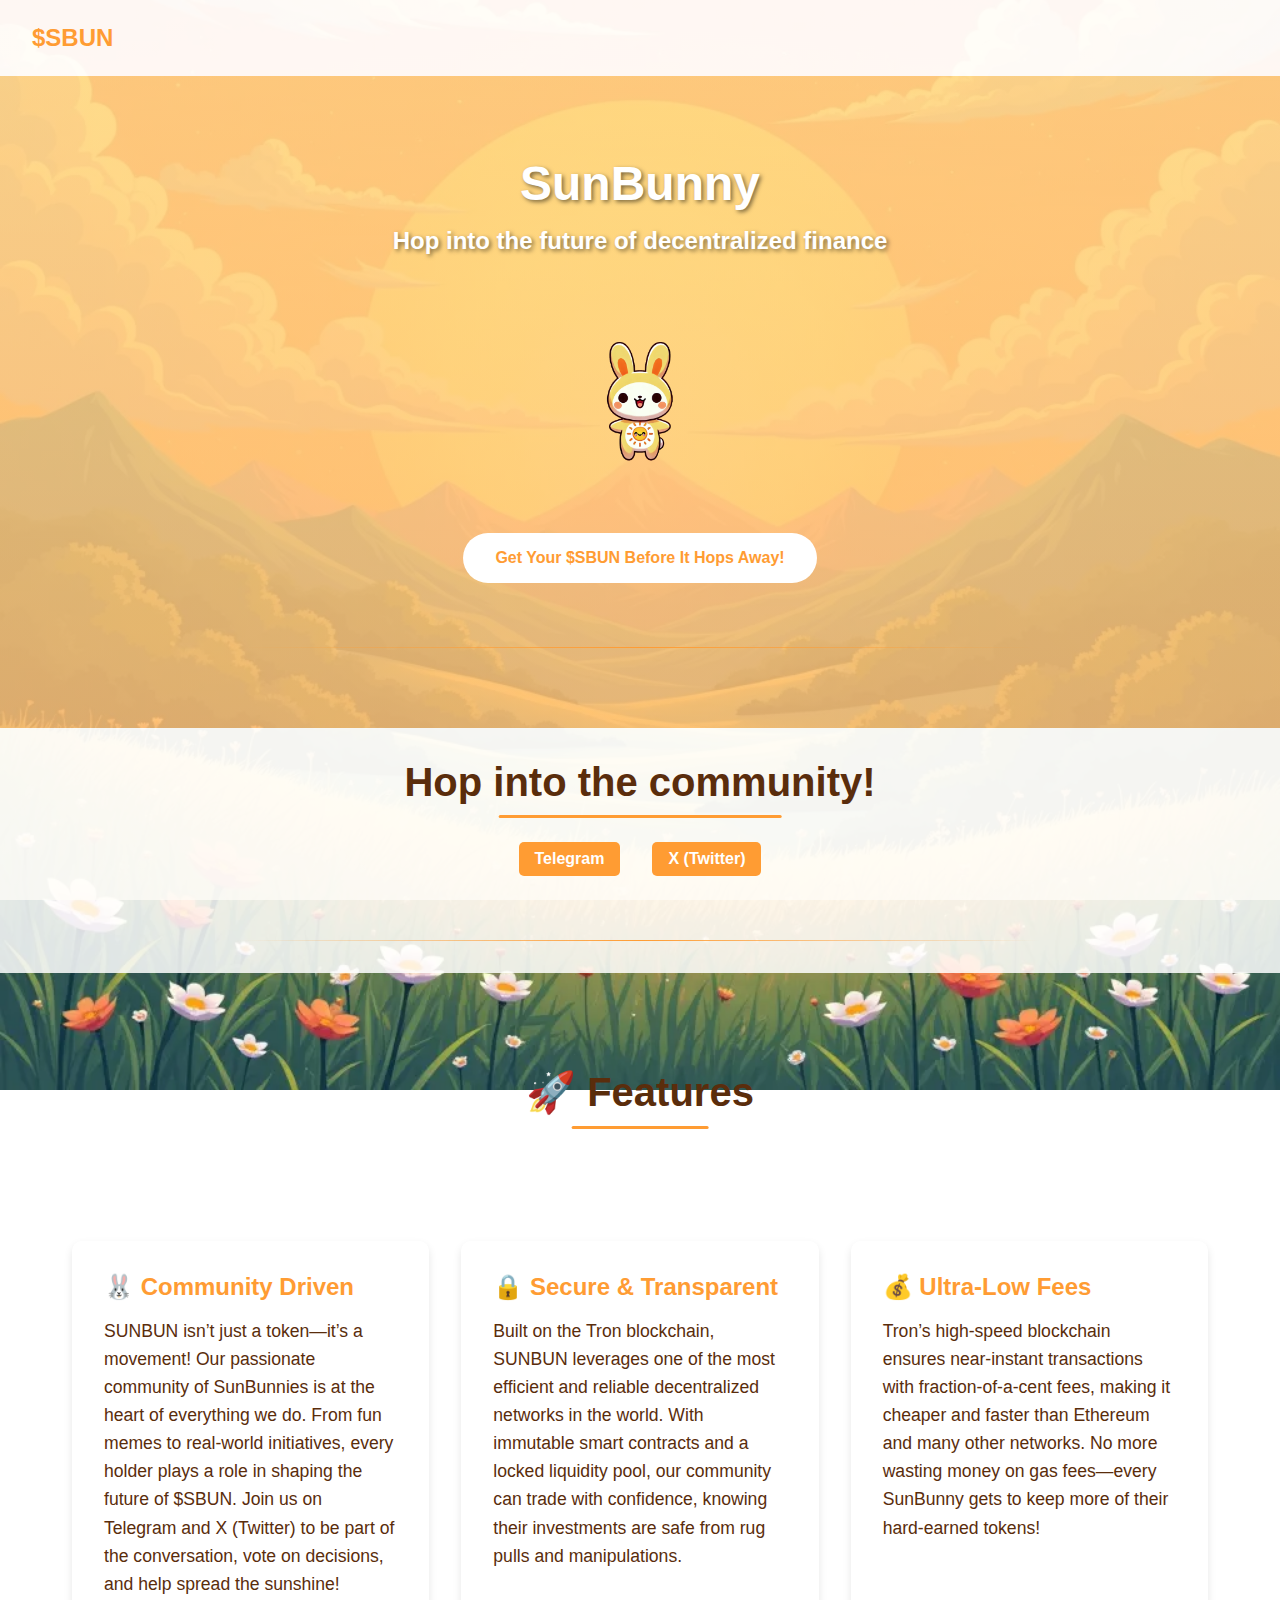
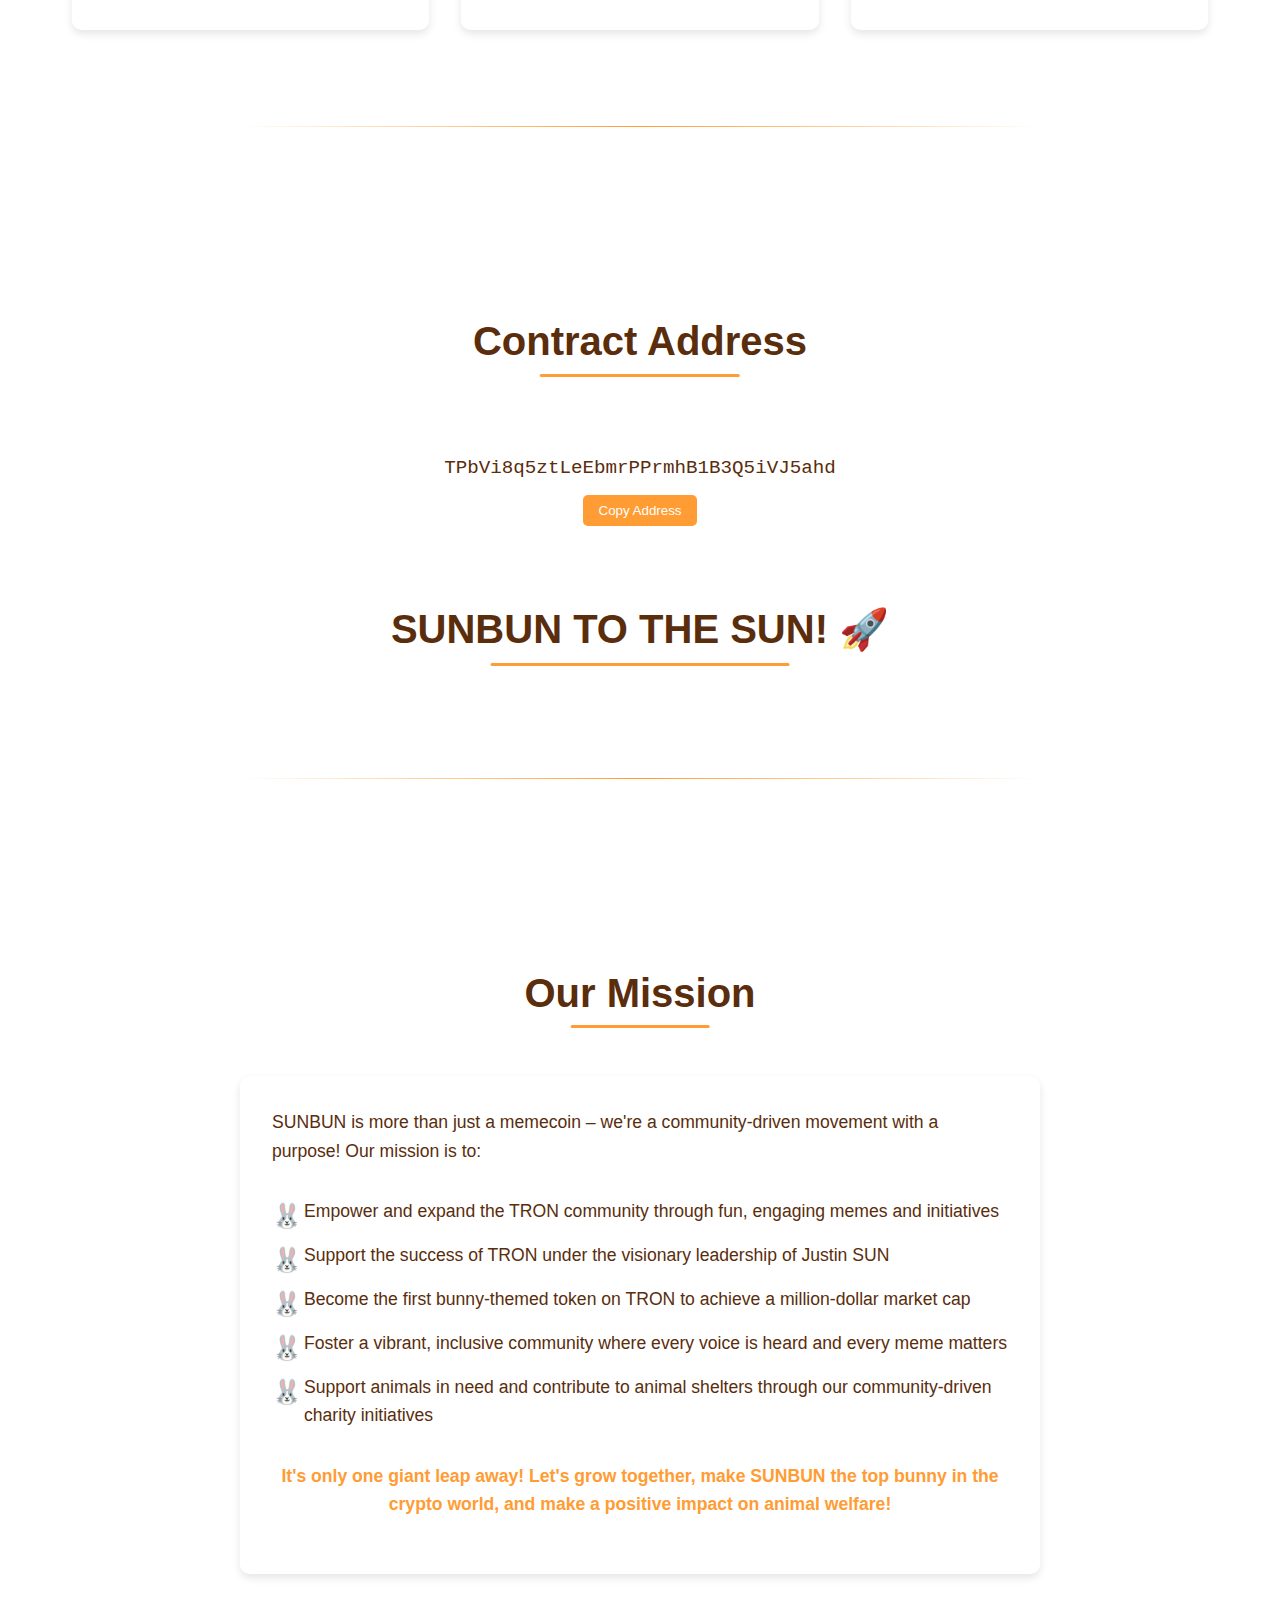
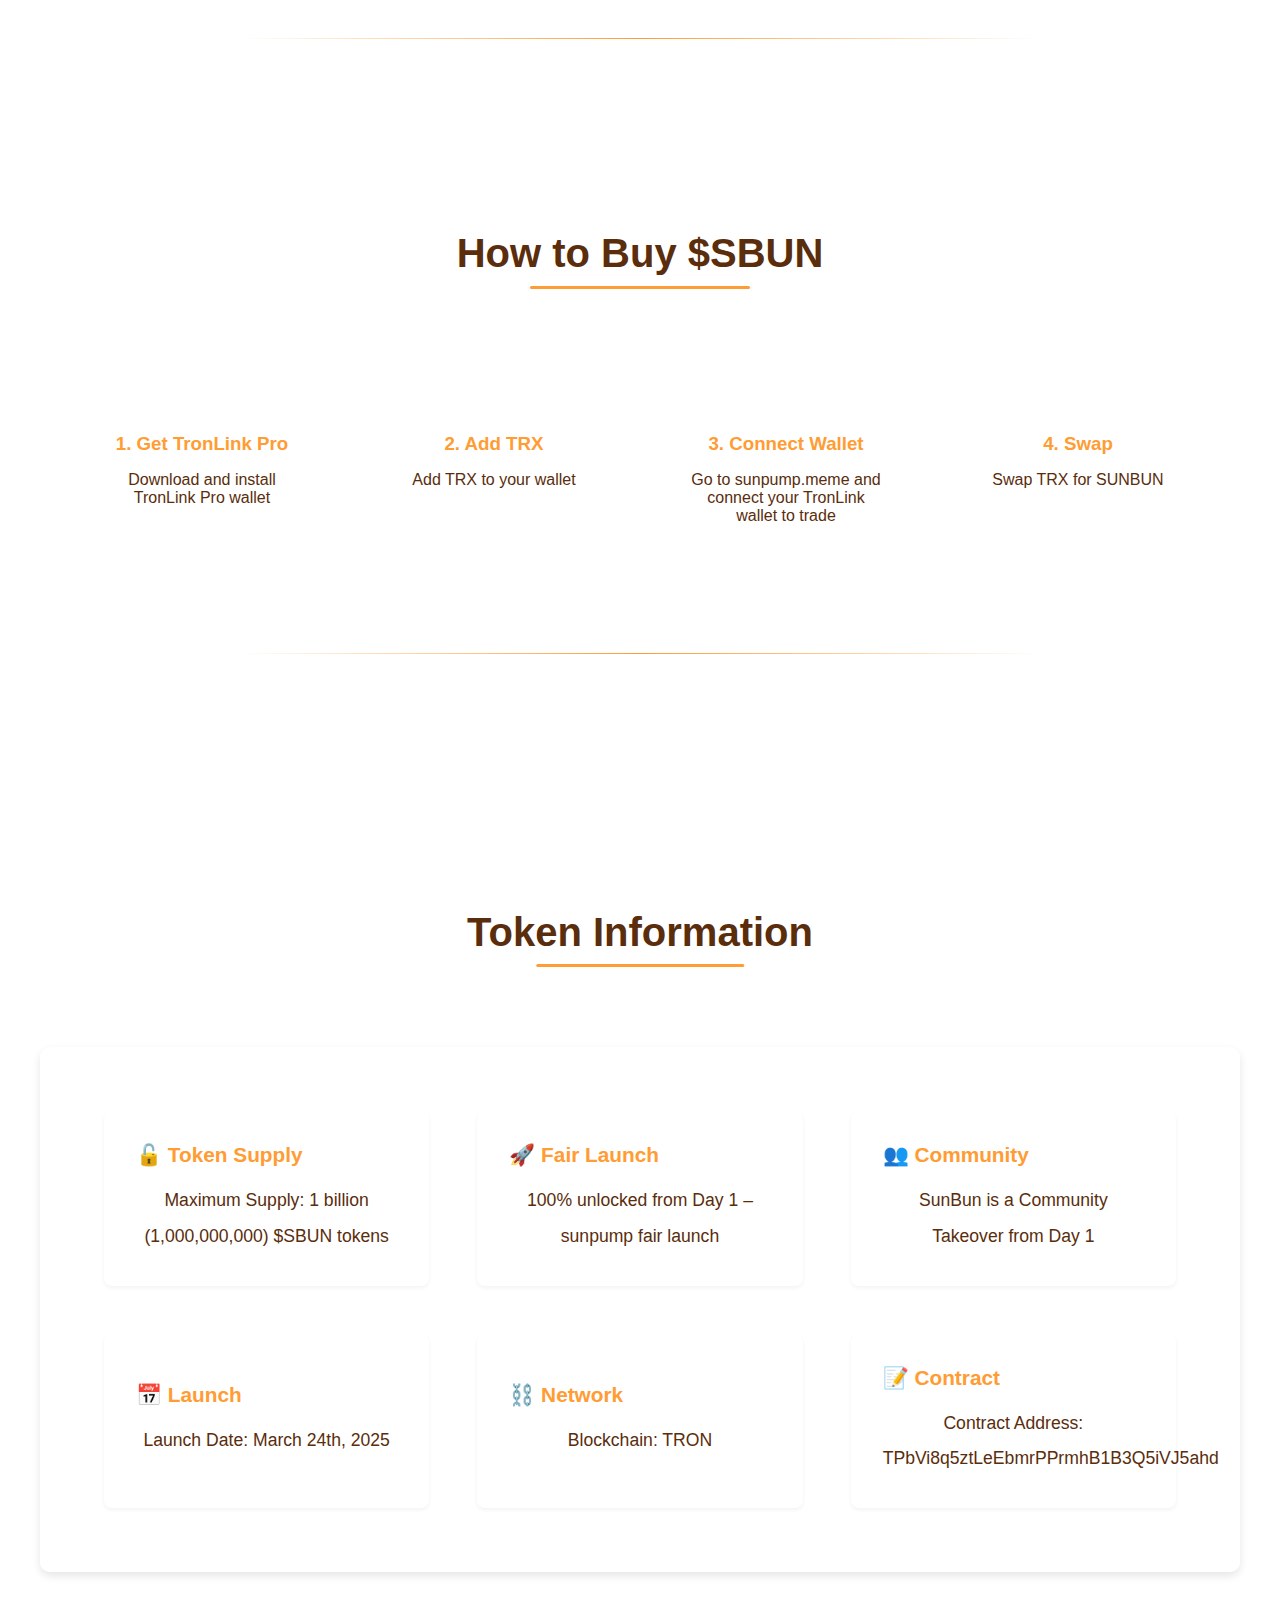
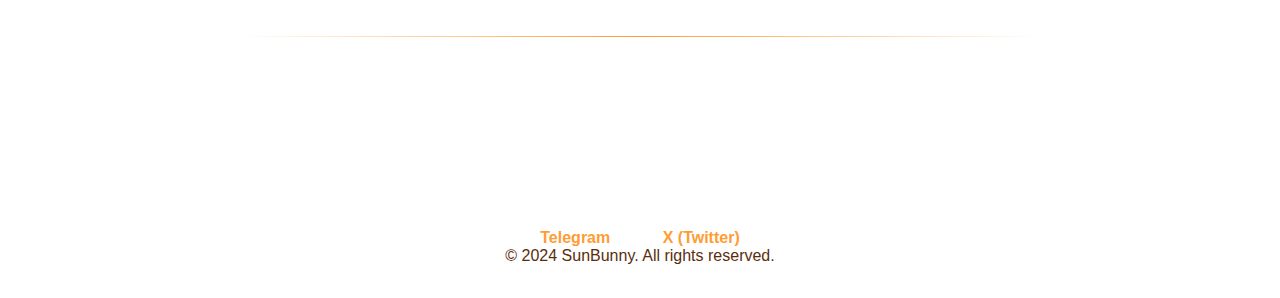
<file: index.html>
<!DOCTYPE html>
<html lang="en">
<head>
    <meta charset="UTF-8">
    <meta name="viewport" content="width=device-width, initial-scale=1.0">
    <title>$SBUN - SunBunny</title>
    <link rel="stylesheet" href="style.css">
</head>
<body>
    <header>
        <nav>
            <div class="logo">$SBUN</div>
            <div class="nav-links">
            </div>
        </nav>
    </header>

    <section class="hero">
        <h1>SunBunny</h1>
        <p>Hop into the future of decentralized finance</p>
        <img src="backgroundless.png" alt="SunBunny Logo" class="hero-image">
        <a href="https://sunpump.meme/token/TPbVi8q5ztLeEbmrPPrmhB1B3Q5iVJ5ahd" class="cta-button">Get Your $SBUN Before It Hops Away!</a>
    </section>

    <section id="social-links">
        <h2>Hop into the community!</h2>
        <div class="social-links-container">
            <a href="https://t.me/sunbunnyTRON" target="_blank">Telegram</a>
            <a href="https://x.com/sbunTRX" target="_blank">X (Twitter)</a>
        </div>
    </section>

    <section id="features">
        <h2>🚀 Features</h2>
        <div class="feature-grid">
            <div class="feature-card">
                <h3>🐰 Community Driven</h3>
                <p>SUNBUN isn’t just a token—it’s a movement! Our passionate community of SunBunnies is at the heart of everything we do. From fun memes to real-world initiatives, every holder plays a role in shaping the future of $SBUN. Join us on Telegram and X (Twitter) to be part of the conversation, vote on decisions, and help spread the sunshine!</p>
            </div>
            <div class="feature-card">
                <h3>🔒 Secure & Transparent</h3>
                <p>Built on the Tron blockchain, SUNBUN leverages one of the most efficient and reliable decentralized networks in the world. With immutable smart contracts and a locked liquidity pool, our community can trade with confidence, knowing their investments are safe from rug pulls and manipulations.</p>
            </div>
            <div class="feature-card">
                <h3>💰 Ultra-Low Fees</h3>
                <p>Tron’s high-speed blockchain ensures near-instant transactions with fraction-of-a-cent fees, making it cheaper and faster than Ethereum and many other networks. No more wasting money on gas fees—every SunBunny gets to keep more of their hard-earned tokens!</p>
            </div>
        </div>
    </section>

    <section id="contract">
        <h2>Contract Address</h2>
        <div class="contract-container">
            <p class="contract-address">TPbVi8q5ztLeEbmrPPrmhB1B3Q5iVJ5ahd</p>
            <button class="copy-button">Copy Address</button>
        </div>
        <div class="slogan">
            <h2>SUNBUN TO THE SUN! 🚀</h2>
        </div>
    </section>

    <section id="mission">
        <h2>Our Mission</h2>
        <div class="mission-container">
            <p>SUNBUN is more than just a memecoin – we're a community-driven movement with a purpose! Our mission is to:</p>
            <ul>
                <li>Empower and expand the TRON community through fun, engaging memes and initiatives</li>
                <li>Support the success of TRON under the visionary leadership of Justin SUN</li>
                <li>Become the first bunny-themed token on TRON to achieve a million-dollar market cap</li>
                <li>Foster a vibrant, inclusive community where every voice is heard and every meme matters</li>
                <li>Support animals in need and contribute to animal shelters through our community-driven charity initiatives</li>
            </ul>
            <p class="mission-footer">It's only one giant leap away! Let's grow together, make SUNBUN the top bunny in the crypto world, and make a positive impact on animal welfare!</p>
        </div>
    </section>

    <section id="how-to-buy">
        <h2>How to Buy $SBUN</h2>
        <div class="steps-container">
            <div class="step">
                <h3>1. Get TronLink Pro</h3>
                <p>Download and install TronLink Pro wallet</p>
            </div>
            <div class="step">
                <h3>2. Add TRX</h3>
                <p>Add TRX to your wallet</p>
            </div>
            <div class="step">
                <h3>3. Connect Wallet</h3>
                <p>Go to sunpump.meme and connect your TronLink wallet to trade</p>
            </div>
            <div class="step">
                <h3>4. Swap</h3>
                <p>Swap TRX for SUNBUN</p>
            </div>
        </div>
    </section>

    <section id="tokenomics">
        <h2>Token Information</h2>
        <div class="tokenomics-container">
            <div class="tokenomics-card">
                <h3>🔓 Token Supply</h3>
                <p>Maximum Supply: 1 billion (1,000,000,000) $SBUN tokens</p>
            </div>
            <div class="tokenomics-card">
                <h3>🚀 Fair Launch</h3>
                <p>100% unlocked from Day 1 – sunpump fair launch</p>
            </div>
            <div class="tokenomics-card">
                <h3>👥 Community</h3>
                <p>SunBun is a Community Takeover from Day 1</p>
            </div>
            <div class="tokenomics-card">
                <h3>📅 Launch</h3>
                <p>Launch Date: March 24th, 2025</p>
            </div>
            <div class="tokenomics-card">
                <h3>⛓️ Network</h3>
                <p>Blockchain: TRON</p>
            </div>
            <div class="tokenomics-card">
                <h3>📝 Contract</h3>
                <p>Contract Address: TPbVi8q5ztLeEbmrPPrmhB1B3Q5iVJ5ahd</p>
            </div>
        </div>
    </section>

    <footer>
        <div class="social-links">
            <a href="https://t.me/sunbunnyTRON" target="_blank">Telegram</a>
            <a href="https://x.com/sbunTRX" target="_blank">X (Twitter)</a>
        </div>
        <p>&copy; 2024 SunBunny. All rights reserved.</p>
    </footer>

    <script>
        document.querySelector(".copy-button").addEventListener("click", function() {
            navigator.clipboard.writeText("TPbVi8q5ztLeEbmrPPrmhB1B3Q5iVJ5ahd");
            alert("Contract address copied to clipboard!");
        });
    </script>
</body>
</html>
</file>
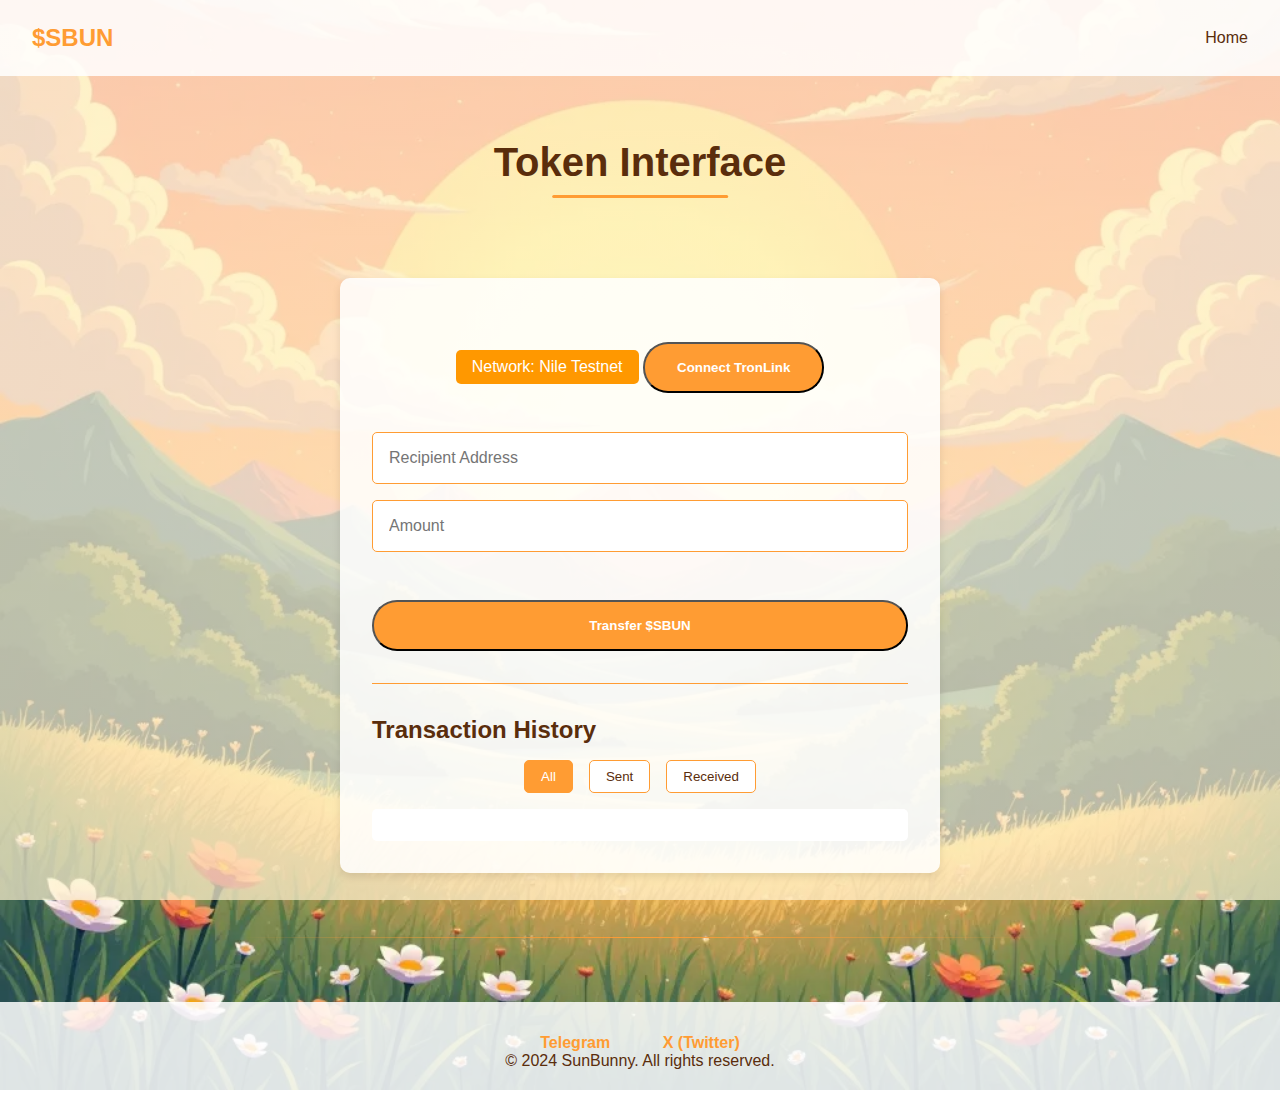
<file: dapp.html>
<!DOCTYPE html>
<html lang="en">
<head>
    <meta charset="UTF-8">
    <meta name="viewport" content="width=device-width, initial-scale=1.0">
    <title>$SBUN - Token dApp</title>
    <link rel="stylesheet" href="style.css">
</head>
<body>
    <header>
        <nav>
            <div class="logo">$SBUN</div>
            <div class="nav-links">
                <a href="index.html">Home</a>
            </div>
        </nav>
    </header>

    <section class="dapp-section">
        <div class="container">
            <h2>Token Interface</h2>
            <div class="feature-card">
                <div id="wallet-info">
                    <div class="network-indicator">
                        Network: <span id="network-name"></span>
                    </div>
                    <button id="connect-wallet" class="cta-button">Connect TronLink</button>
                    <p id="wallet-address" class="status-text"></p>
                    <p id="token-balance" class="status-text"></p>
                </div>
                <div id="transfer-form">
                    <input type="text" id="recipient" placeholder="Recipient Address">
                    <input type="number" id="amount" placeholder="Amount">
                    <button id="transfer" class="cta-button">Transfer $SBUN</button>
                </div>
                <div id="transaction-history">
                    <h3>Transaction History</h3>
                    <div class="transaction-filters">
                        <button class="filter-btn active" data-type="all">All</button>
                        <button class="filter-btn" data-type="sent">Sent</button>
                        <button class="filter-btn" data-type="received">Received</button>
                    </div>
                    <div class="transactions-list"></div>
                </div>
            </div>
        </div>
    </section>

    <footer>
        <div class="social-links">
            <a href="https://t.me/sunbunnyTRON" target="_blank">Telegram</a>
            <a href="https://x.com/sbunTRX" target="_blank">X (Twitter)</a>
        </div>
        <p>&copy; 2024 SunBunny. All rights reserved.</p>
    </footer>

    <script type="module" src="./js/dapp.js"></script>
</body>
</html>
</file>
<file: style.css>
:root {
    --primary: #FFC44D;
    --secondary: #FF9C33;
    --background: #FFF2D1;
    --accent: #FFA07A;
    --text: #5A2D0C;
    --white: #FFFFFF;
}

* {
    margin: 0;
    padding: 0;
    box-sizing: border-box;
}

body {
    font-family: Arial, sans-serif;
    color: var(--text);
    background: linear-gradient(rgba(255, 242, 209, 0.7), rgba(255, 242, 209, 0.7)), url('image-3.png');
    background-size: cover;
    background-position: center;
    background-attachment: fixed;
    background-repeat: no-repeat;
}

nav {
    display: flex;
    justify-content: space-between;
    align-items: center;
    padding: 1.5rem 2rem;
    background-color: rgba(255, 255, 255, 0.85);
}

.logo {
    font-size: 1.5rem;
    font-weight: bold;
    color: var(--secondary);
}

.nav-links {
    display: flex;
    gap: 2rem;
}

.nav-links a {
    margin-left: 2rem;
    color: var(--text);
    text-decoration: none;
}

.hamburger-menu {
    display: none;
    flex-direction: column;
    cursor: pointer;
}

.hamburger-menu span {
    height: 3px;
    width: 25px;
    background: var(--text);
    margin-bottom: 4px;
    border-radius: 5px;
    transition: background-color 0.3s ease-in-out;
}

.hamburger-menu:hover span {
    background-color: var(--accent); /* Slight color change on hover */
}

.hamburger-menu.open span:nth-child(1) {
    transform: rotate(45deg) translate(5px, 5px);
}

.hamburger-menu.open span:nth-child(2) {
    opacity: 0;
}

.hamburger-menu.open span:nth-child(3) {
    transform: rotate(-45deg) translate(5px, -5px);
}

.hamburger-menu span {
    transition: transform 0.3s ease-in-out, opacity 0.3s ease-in-out;
}

@media (max-width: 768px) {
    .nav-links {
        display: none;
        flex-direction: column;
        gap: 1rem;
        position: absolute;
        top: 60px;
        right: 20px;
        background: rgba(255, 255, 255, 0.95);
        padding: 1rem;
        border-radius: 10px;
        box-shadow: 0 4px 8px rgba(0, 0, 0, 0.1);
    }

    .nav-links.open {
        display: flex;
    }

    .hamburger-menu {
        display: flex;
    }

    .hero {
        padding: 3rem 1rem;
    }

    .hero h1 {
        font-size: 2rem;
    }

    .hero p {
        font-size: 1.2rem;
    }

    .cta-button {
        padding: 0.8rem 1.5rem;
        font-size: 1rem;
    }

    .feature-grid {
        grid-template-columns: 1fr;
        padding: 1rem;
    }

    .tokenomics-container {
        grid-template-columns: 1fr;
        padding: 1rem;
    }

    .mission-container {
        padding: 1.5rem;
    }

    .steps-container {
        grid-template-columns: 1fr;
        padding: 1rem;
    }

    .step {
        padding: 1.5rem;
    }

    footer {
        padding: 1.5rem;
    }

    .transaction-item {
        grid-template-columns: 1fr;
        text-align: center;
    }
}

.hero {
    text-align: center;
    padding: 5rem 1rem;
    position: relative;
    overflow: hidden;
    color: var(--white);
    background: linear-gradient(rgba(255, 196, 77, 0.5), rgba(255, 156, 51, 0.5));
    min-height: 500px;
    display: flex;
    flex-direction: column;
    justify-content: center;
    align-items: center;
}

/* Add text shadow to improve readability over the background */
.hero h1,
.hero p {
    text-shadow: 2px 2px 4px rgba(0, 0, 0, 0.5);
    font-weight: bold;
}

.hero h1 {
    font-size: 3rem; /* Increase the font size */
    margin-bottom: 1rem;
}

.hero p {
    font-size: 1.5rem; /* Increase the font size */
    margin-bottom: 2rem;
}

.hero-image {
    max-width: 150px;
    height: auto;
    margin: 2rem auto;
    display: block;
}

.cta-button {
    display: inline-block;
    padding: 1rem 2rem;
    background-color: var(--white);
    color: var(--secondary);
    text-decoration: none;
    border-radius: 25px;
    margin-top: 2rem;
    font-weight: bold;
}

.cta-button:hover {
    background-color: var(--secondary);
    color: var(--white);
    transform: scale(1.05);
    transition: all 0.2s ease-in-out;
}

.hero-social-links {
    margin-top: 1.5rem;
    display: flex;
    justify-content: center;
    gap: 1.5rem;
}

.hero-social-links a {
    color: var(--white);
    background-color: var(--secondary);
    padding: 0.5rem 1rem;
    border-radius: 5px;
    text-decoration: none;
    font-weight: bold;
    transition: background-color 0.3s ease-in-out;
}

.hero-social-links a:hover {
    background-color: var(--accent);
}

.feature-grid {
    display: grid;
    grid-template-columns: repeat(auto-fit, minmax(250px, 1fr));
    gap: 2rem;
    padding: 2rem;
    max-width: 1200px;
    margin: 0 auto;
}

.feature-card {
    background-color: rgba(255, 255, 255, 0.85);
    padding: 2rem;
    border-radius: 10px;
    text-align: left;
    box-shadow: 0 4px 8px rgba(0, 0, 0, 0.1);
    transition: transform 0.2s ease, box-shadow 0.2s ease;
}

.feature-card:hover {
    transform: translateY(-5px);
    box-shadow: 0 6px 12px rgba(0, 0, 0, 0.1);
}

.feature-card h3 {
    margin-bottom: 1rem;
    font-size: 1.5rem;
    color: var(--secondary);
}

.feature-card p {
    font-size: 1.1rem;
    line-height: 1.6;
}

.tokenomics-container {
    background-color: rgba(255, 255, 255, 0.85);
    padding: 4rem;  /* Increased from 3rem */
    border-radius: 10px;
    max-width: 1200px;  /* Increased from 1000px */
    margin: 2rem auto;
    box-shadow: 0 4px 8px rgba(0, 0, 0, 0.1);
    display: grid;
    grid-template-columns: repeat(auto-fit, minmax(300px, 1fr));
    gap: 3rem;  /* Increased from 2rem */
}

.tokenomics-card {
    background-color: var(--white);
    padding: 2rem;  /* Increased from 1.5rem */
    border-radius: 8px;
    box-shadow: 0 2px 4px rgba(0, 0, 0, 0.05);
    transition: transform 0.2s ease, box-shadow 0.2s ease;
    min-height: 150px;  /* Added minimum height */
    display: flex;
    flex-direction: column;
    justify-content: center;
}

.tokenomics-card:hover {
    transform: translateY(-5px);
    box-shadow: 0 6px 12px rgba(0, 0, 0, 0.1);
}

.tokenomics-card h3 {
    color: var(--secondary);
    margin-bottom: 1rem;
    font-size: 1.3rem;
    display: flex;
    align-items: center;
    gap: 0.5rem;
}

.tokenomics-card p {
    font-size: 1.1rem;
    line-height: 2.0;
    color: var(--text);
}

#tokenomics {
    margin: 4rem 0;
}

#tokenomics h2 {
    margin-bottom: 3rem;
}

section {
    padding: 6rem 2rem;  /* Increased padding for better spacing */
    text-align: center;  /* Center all section content by default */
}

h2 {
    text-align: center;
    margin-bottom: 3rem;  /* Increased margin */
    color: var(--text);
    font-size: 2.5rem;
    position: relative;
    display: inline-block;
    padding-bottom: 0.8rem;
}

/* Add decorative underline to all section headings */
h2::after {
    content: '';
    position: absolute;
    bottom: 0;
    left: 50%;
    transform: translateX(-50%);
    width: 60%;
    height: 3px;
    background-color: var(--secondary);
    border-radius: 2px;
}

/* Add some depth to cards */
.feature-card,
.tokenomics-card,
.step,
.mission-container {
    transition: transform 0.2s ease, box-shadow 0.2s ease;
}

.feature-card:hover,
.tokenomics-card:hover,
.step:hover,
.mission-container:hover {
    transform: translateY(-5px);
    box-shadow: 0 6px 12px rgba(0, 0, 0, 0.1);
}

/* Improve container spacing */
.feature-grid,
.tokenomics-container,
.steps-container {
    margin-top: 2rem;
}

/* Add section separators */
section:not(:last-child)::after {
    content: '';
    display: block;
    width: 80%;
    max-width: 800px;
    height: 1px;
    background: linear-gradient(to right, transparent, var(--secondary), transparent);
    margin: 4rem auto 0;
}

footer {
    background-color: rgba(255, 255, 255, 0.85);
    padding: 2rem;
    text-align: center;
}

.social-links a {
    margin: 0 1.5rem;
    color: var(--secondary);
    text-decoration: none;
    font-weight: bold;
}

.contract-container {
    text-align: center;
    background-color: rgba(255, 255, 255, 0.85);
    padding: 2rem;
    border-radius: 10px;
    margin: 0 auto;
    max-width: 600px;
}

.contract-address {
    font-family: monospace;
    font-size: 1.2rem;
    margin-bottom: 1rem;
}

.copy-button {
    background-color: var(--secondary);
    color: var(--white);
    border: none;
    padding: 0.5rem 1rem;
    border-radius: 5px;
    cursor: pointer;
}

.slogan {
    text-align: center;
    margin: 3rem 0;
    color: var(--secondary);
    font-size: 1.2em;
}

.mission-container {
    background-color: rgba(255, 255, 255, 0.85);
    padding: 2rem;
    border-radius: 10px;
    max-width: 800px;
    margin: 0 auto;
    box-shadow: 0 4px 8px rgba(0, 0, 0, 0.1);
    text-align: left;
    transition: transform 0.2s ease, box-shadow 0.2s ease;
}

.mission-container:hover {
    transform: translateY(-5px);
    box-shadow: 0 6px 12px rgba(0, 0, 0, 0.1);
}

.mission-container p {
    font-size: 1.1rem;
    margin-bottom: 1.5rem;
    line-height: 1.6;
}

.mission-container ul {
    list-style-type: none;
    margin: 2rem 0;
    padding: 0;
}

.mission-container li {
    margin: 1rem 0;
    padding-left: 2rem;
    position: relative;
    font-size: 1.1rem;
    line-height: 1.6;
}

.mission-container li:before {
    content: "🐰";
    position: absolute;
    left: 0;
    font-size: 1.5rem;
    color: var (--secondary);
}

.mission-footer {
    font-weight: bold;
    margin-top: 2rem;
    color: var(--secondary);
    text-align: center;
    font-size: 1.2rem;
}

.steps-container {
    display: grid;
    grid-template-columns: repeat(auto-fit, minmax(200px, 1fr));
    gap: 2rem;
    padding: 2rem;
    max-width: 1200px;
    margin: 2rem auto;
}

.step {
    background-color: rgba(255, 255, 255, 0.85);
    padding: 2rem;
    border-radius: 10px;
    text-align: center;
    transition: transform 0.2s ease, box-shadow 0.2s ease;
}

.step:hover {
    transform: translateY(-5px);
    box-shadow: 0 6px 12px rgba(0, 0, 0, 0.1);
}

.step h3 {
    color: var(--secondary);
    margin-bottom: 1rem;
}

#social-links {
    text-align: center;
    padding: 2rem 1rem;
    background-color: rgba(255, 255, 255, 0.85); /* Match opacity with other containers */
}

#social-links h2 {
    margin-bottom: 1.5rem;
    color: var(--text);
}

.social-links-container {
    display: flex;
    justify-content: center;
    gap: 2rem;
}

.social-links-container a {
    color: var(--white);
    background-color: var(--secondary);
    padding: 0.5rem 1rem;
    border-radius: 5px;
    text-decoration: none;
    font-weight: bold;
    transition: background-color 0.3s ease-in-out;
}

.social-links-container a:hover {
    background-color: var(--accent);
}

/* dApp Section Styles */
.dapp-section {
    padding: 4rem 2rem;
    min-height: 60vh;
}

.dapp-section .feature-card {
    max-width: 600px;
    margin: 2rem auto;
    padding: 2rem;
}

#wallet-info {
    text-align: center;
    margin-bottom: 2rem;
}

#transfer-form {
    display: flex;
    flex-direction: column;
    gap: 1rem;
}

#transfer-form input {
    padding: 1rem;
    border: 1px solid var(--secondary);
    border-radius: 5px;
    font-size: 1rem;
    background: var(--white);
}

.status-text {
    margin: 1rem 0;
    font-size: 1.1rem;
    color: var(--text);
}

/* Make dApp buttons match site theme */
#connect-wallet, #transfer {
    background: var(--secondary);
    color: var(--white);
    transition: all 0.2s ease-in-out;
}

#connect-wallet:hover, #transfer:hover {
    background: var(--accent);
    transform: translateY(-2px);
}

#connect-wallet:disabled, #transfer:disabled {
    background: #ccc;
    cursor: not-allowed;
    transform: none;
}

/* Transaction History Styles */
#transaction-history {
    margin-top: 2rem;
    padding-top: 2rem;
    border-top: 1px solid var(--secondary);
}

#transaction-history h3 {
    color: var(--text);
    margin-bottom: 1rem;
}

.transaction-filters {
    display: flex;
    gap: 1rem;
    margin-bottom: 1rem;
    justify-content: center;
}

.filter-btn {
    background: var(--white);
    color: var(--text);
    border: 1px solid var(--secondary);
    padding: 0.5rem 1rem;
    border-radius: 5px;
    cursor: pointer;
    transition: all 0.2s ease;
}

.filter-btn.active {
    background: var(--secondary);
    color: var(--white);
}

.transactions-list {
    max-height: 300px;
    overflow-y: auto;
    padding: 1rem;
    background: var(--white);
    border-radius: 5px;
}

.transaction-item {
    display: grid;
    grid-template-columns: auto 1fr auto;
    gap: 1rem;
    padding: 1rem;
    border-bottom: 1px solid rgba(0,0,0,0.1);
    align-items: center;
}

.transaction-item:last-child {
    border-bottom: none;
}

.transaction-type {
    font-weight: bold;
}

.transaction-type.sent {
    color: #ff4444;
}

.transaction-type.received {
    color: #00C851;
}

.transaction-details {
    font-size: 0.9rem;
    color: var(--text);
}

.transaction-amount {
    font-weight: bold;
}

.transaction-date {
    color: #666;
    font-size: 0.8rem;
}

.network-indicator {
    background: var(--secondary);
    color: var(--white);
    padding: 0.5rem 1rem;
    border-radius: 5px;
    display: inline-block;
    margin-bottom: 1rem;
}

/* For testnet */
.network-indicator.testnet {
    background: #ff9800;
}

/* For mainnet */
.network-indicator.mainnet {
    background: #4caf50;
}
</file>
